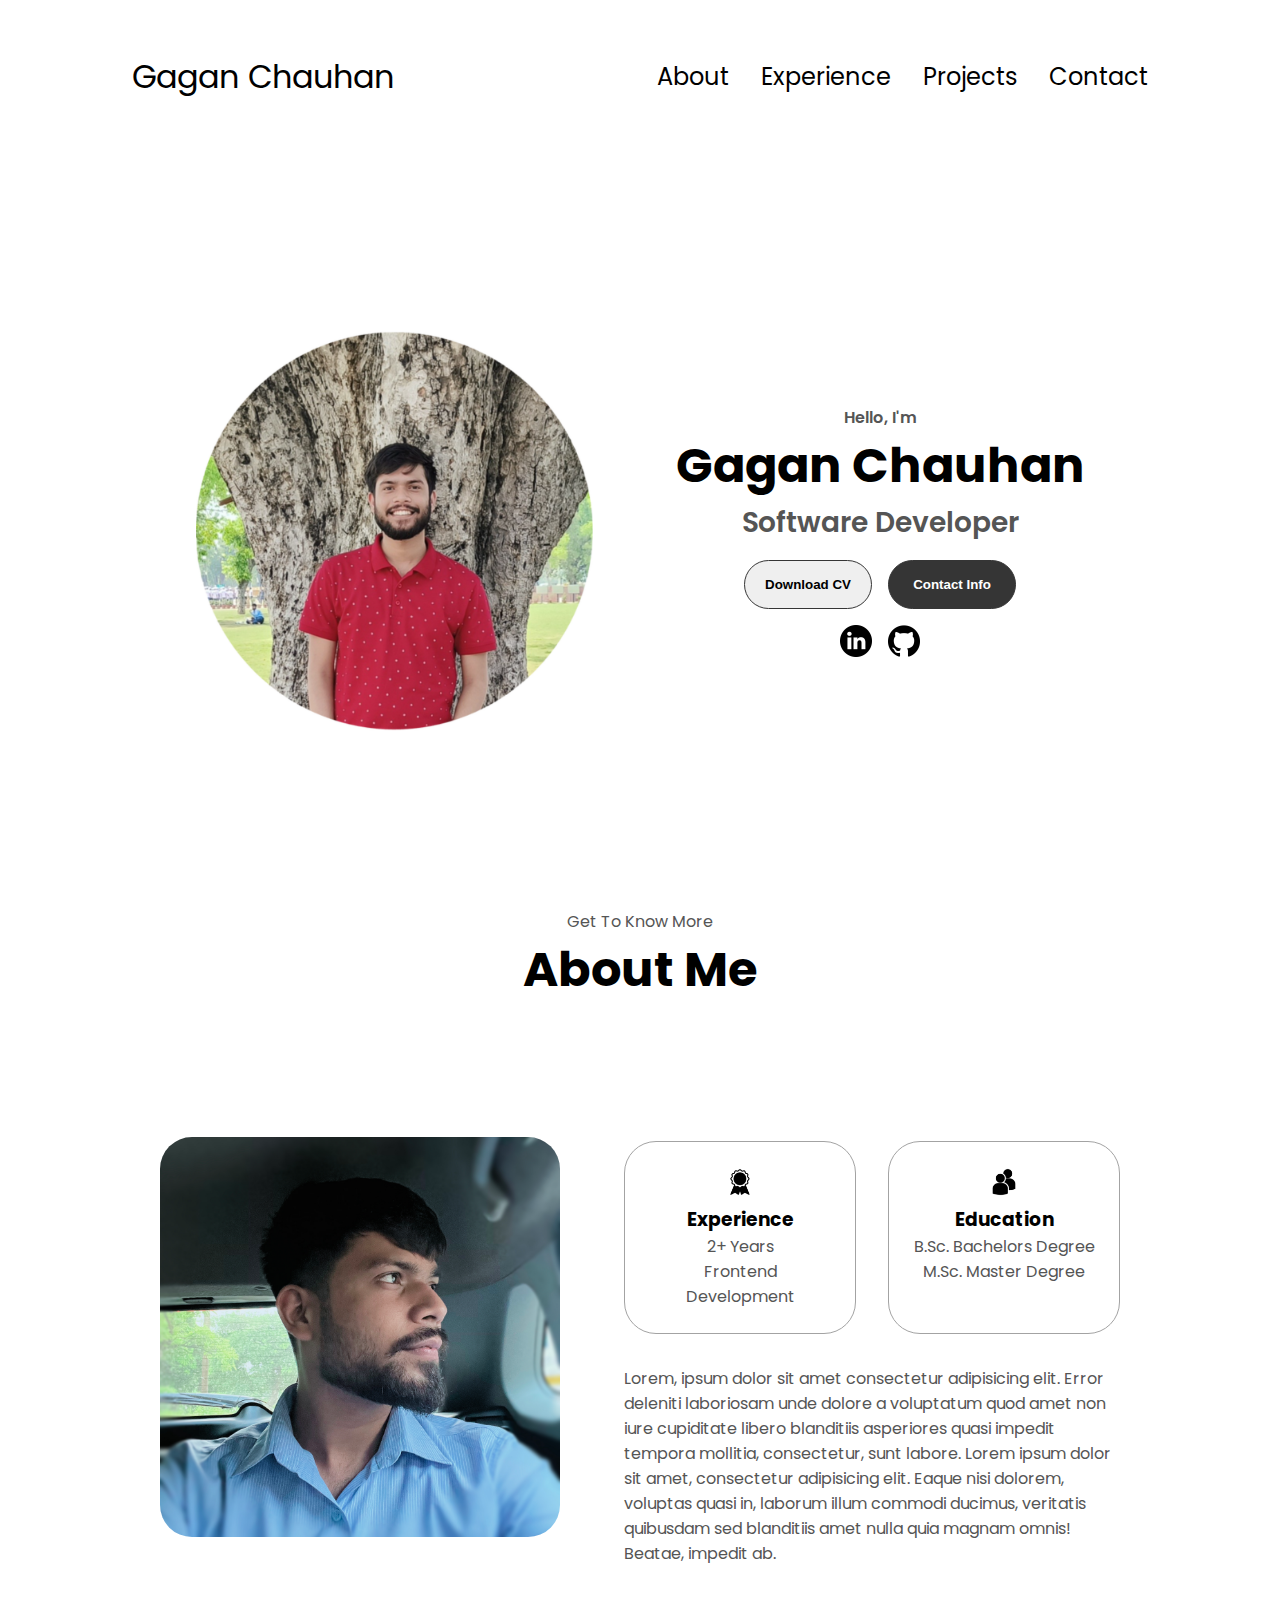
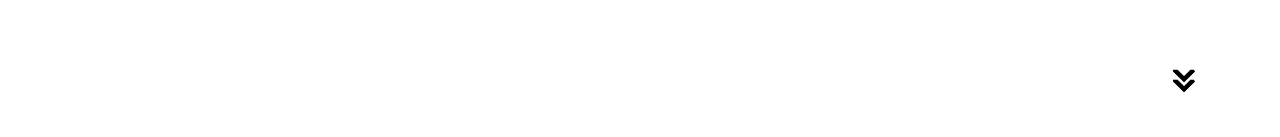
<file: index.html>
<!DOCTYPE html>
<html lang="en">
<head>
    <meta charset="UTF-8">
    <meta name="viewport" content="width=device-width, initial-scale=1.0">
    <title>My Portfolio</title>
    <link rel="icon" href="/assets/man.png" type="image/jpg">
    <link rel="stylesheet" href="style.css">
    <link rel="stylesheet" href="mediaqueries.css">
</head>
<body>
    <nav id="desktop-nav">
        <div class="logo">Gagan Chauhan</div>
        <div>
            <ul class="nav-links">
                <li><a href="#about">About</a></li>
                <li><a href="#experience">Experience</a></li>
                <li><a href="#projects">Projects</a></li>
                <li><a href="#contact">Contact</a></li>
            </ul>
        </div>
    </nav>
    <nav id="hamburger-nav">
        <div class="logo">Gagan Chauhan</div>
        <div class="hamburger-menu">
            <div class="hamburger-icon" onclick="toggleMenu()">
                <span></span>
                <span></span>
                <span></span>
            </div>
            <div class="menu-links">
                <li><a href="#about" onclick="toggleMenu()">About</a></li>
                <li><a href="#experience" onclick="toggleMenu()">Experience</a></li>
                <li><a href="#projects" onclick="toggleMenu()" >Projects</a></li>
                <li><a href="#contact" onclick="toggleMenu()">Contact</a></li>
            
            </div>
        </div>
    </nav>
    <section id="profile">
        <div class="section__pic-container">
            <img src="./assets/profile pic circle main.png" alt="Gagan Chauhan Profile Picture">
        </div>
        <div class="section__text">
            <p class="section__text__p1">Hello, I'm</p>
            <h1 class="title">Gagan Chauhan</h1>
            <p class="section__text__p2">Software Developer</p>
            <div class="btn-container">
                <button class="btn btn-color-2" 
                    onclick="window.open('https://drive.google.com/file/d/1jV7t_8KVkuAqDPeXBYR_SJuPLFkxAopl/view?usp=sharing', '_blank')">
                    Download CV
                </button>
                <button class="btn btn-color-1" onclick="location.href='./#contact'">Contact Info</button>
            </div>
            <div id="socials-container">
                <img src="./assets/linkedin.png" alt="My LinkedIn Profile" class="icon" 
                    onclick="window.open('https://linkedin.com/in/gaganchauhan/', '_blank')">
                <img src="./assets/github.png" alt="My GitHub profile" class="icon" 
                    onclick="window.open('https://github.com/GAGGZ1/', '_blank')">
            </div> 
        </div>
    </section>
    
    <section id="about">
        <p class="section__text__p1">Get To Know More</p>
        <h1 class="title">About Me</h1>
        <div class="section-container">
            <div class="section__pic-container">
                <img src="./assets/full-profile.jpeg" 
                alt="Profile Picture" 
                class="about-pic"/>
            </div>
            <div class="about-details-container">
                <div class="about-containers">
                    <div class="details-container">
                        <img src="./assets/experience.png" 
                        alt="Experience Icon" 
                        class="icon"/>
                        <h3>Experience</h3>
                        <p>2+ Years <br>Frontend Development</p>
                    </div>
                    <div class="details-container">
                        <img src="./assets/education.png" 
                        alt="Education Icon" 
                        class="icon"/>
                        <h3>Education</h3>
                        <p>B.Sc. Bachelors Degree <br>M.Sc. Master Degree</p>
                    </div>
                </div>
            
            <div class="text-container">
                <p>Lorem, ipsum dolor sit amet consectetur adipisicing elit. Error deleniti laboriosam unde dolore a voluptatum quod amet non iure cupiditate libero blanditiis asperiores quasi impedit tempora mollitia, consectetur, sunt labore.
                    Lorem ipsum dolor sit amet, consectetur adipisicing elit. Eaque nisi dolorem, voluptas quasi in, laborum illum commodi ducimus, veritatis quibusdam sed blanditiis amet nulla quia magnam omnis! Beatae, impedit ab.</p>
            </div>
        </div></div>

        <img src="./assets/arrow.png" 
        alt="Arrow Icon" class="icon arrow" onclick="location.href='./#experience'"/>
    </section> 
    
    <script src="script.js"></script>
</body>
</html>
</file>
<file: style.css>
/* GENERAL */

@import url('https://fonts.googleapis.com/css2?family=Poppins:ital,wght@0,100;0,200;0,300;0,400;0,500;0,600;0,700;0,800;0,900;1,100;1,200;1,300;1,400;1,500;1,600;1,700;1,800;1,900&display=swap');
@import url("https://fonts.googleapis.com/css2?family=Poppins:wght@300;400;500;600&display=swap");
*{
    margin: 0;
    padding: 0;
}
body{
    font-family: "Poppins", sans-serif;
    font-family: "Poppins", sans-serif;
    font-weight: 400;
    font-style: normal;
}
html{
    scroll-behavior: smooth;
}
p{
    color: rgb(85,85,85);
}
/* Transition */
.btn{
    transition: all 300ms ease;
}

/* DESKTOP NAV */
nav,.nav-links{
    display:flex;
}

nav{
    justify-content: space-around;
    align-items: center;
    height: 17vh;
}
.nav-links{
    gap:2rem;
    list-style: none;
    font-size: 1.5rem;
}
a{
    color: black;
    text-decoration: none;
    text-underline-offset: 1rem;
}
a:hover{
    color: grey;
    text-decoration: underline;
    text-underline-offset: 1rem;
    text-decoration-color: rgb(181,181,181);
}
.logo{
    font-size: 2rem;
}
.logo:hover{
    cursor: default;
}

/* HAMBURGER MENU */

#hamburger-nav{
    display: none;
}
.hamburger-menu{
    position: relative;
    display: inline-block;
}
.hamburger-icon{
    display: flex;
    flex-direction: column;
    justify-content: space-between;
    height: 24px;
    width: 30px;
    cursor: pointer;
}
.hamburger-icon span{
    width: 100%;
    height: 2px;
    background-color: black;
    transition: all 0.3s ease-in-out;
}
.menu-links{
    position: absolute;
    top :100%;
    right: 0;
    background-color: white;
    width: fit-content;
    max-height: 0;
    overflow: hidden;
    transition: all 0.3s ease-in-out;
}
.menu-links a{
    display: block;
    padding: 10px;
    text-align: center;
    font-size: 1.5rem;
    color: black;
    text-decoration: none;
    transition: all 0.3s ease-in-out;
}
.menu-links li{
    list-style: none;
}
.menu-links.open{
    max-height: 300px;
}
.hamburger-icon.open span:first-child{
    transform: rotate(45deg) translate(10px,5px);
}

.hamburger-icon.open span:nth-child(2){
    opacity: 0;
}
.hamburger-icon.open span:last-child{
    transform: rotate(-45deg) translate(10px,-5px);
}
.hamburger-icon span:first-child{
    transform: none;
}
.hamburger-icon span:nth-child(2){
    opacity: 1;
}
.hamburger-icon span:last-child{
    transform: none;
}

/*  SECTIONS  */
section{
    padding-top: 4vh;
    height: 96vh;
    margin: 0 10rem;
    box-sizing: border-box;
    min-height: fit-content;
}

.section-container{
    display: flex;
}

/* Profile Section */

#profile{
    display:flex;
    justify-content: center;
    gap: 5rem;
    height: 80vh;
}

.section__pic-container{
    display: flex;
    height: 400px;
    width: 400px;
    margin :auto 0;
}

.section__text{
    align-self: center;
    text-align: center;
}

.section__text p{
    font-weight: 600;
}

.section__text__p1{
    text-align: center;
}

.section__text__p2{
    font-size: 1.75rem;
    margin-bottom: 1rem;
}

.title{
    font-size: 3rem;
    text-align:center;
}

#socials-container{
    display: flex;
    justify-content: center;
    margin-top: 1rem;
    gap: 1rem;
}

/* ICOS */

.icon{
    cursor:pointer;
    height:2rem;
}

/* Buttons */

.btn-container{
    display:flex;
    justify-content: center;
    gap:1 rem;
}

.btn{
    font-weight: 600;

    transition: all 300ms ease;
    padding : 1rem;
    width:8rem;
    border-radius:2rem;
}
.btn-color-1,
.btn-color-2{
    border:rgb(53,53,53) 0.1rem solid;


}

.btn-color-1:hover,
.btn-color-2:hover{
    border:rgb(53,53,53) 0.1rem solid;
    cursor:pointer;
}

.btn-color-1,
.btn-color-2:hover{
    background: rgb(53,53,53);
    color:white;
}

.btn-color-1:hover{
    background: rgb(0,0,0);
}

.brn-color-2{
    background: none;
}

.btn-color-2:hover{
    border:rgb(255,255,255) 0.1rem solid;
}

.btn-container{
    gap:1rem;
}


/*About section */
#about{
    position: relative;
}
.about-containers{
    margin-top: 2rem;
    margin-bottom: 2rem;
    gap: 2rem;
}
.about-details-container{
    justify-content: center;
    flex-direction: column;

}
.about-containers,
.about-details-container{
    display: flex;
}

.about-pic{
    border-radius: 2rem;
}
.arrow{
    position: absolute;
    right: -5rem;
    bottom: 2.5rem;
}
.details-container{
    padding: 1.5rem;
    flex:1;
    background:white;
    border-radius: 2rem;
    border:rgb(53,53,53) 0.1rem solid;
    border-color: rgb(163, 163, 163);
    text-align: center;
}

.section-container{
    gap:4rem;
    height: 80%;
}
.section__pic-container{
    height: 400px;
    width: 400px;
    margin: auto 0;
}
</file>
<file: mediaqueries.css>
@media screen and (max-width:1200px){
    #desktop-nav{
        display: none;
    }
    #hamburger-nav{
        display:flex;
    }
}
</file>
